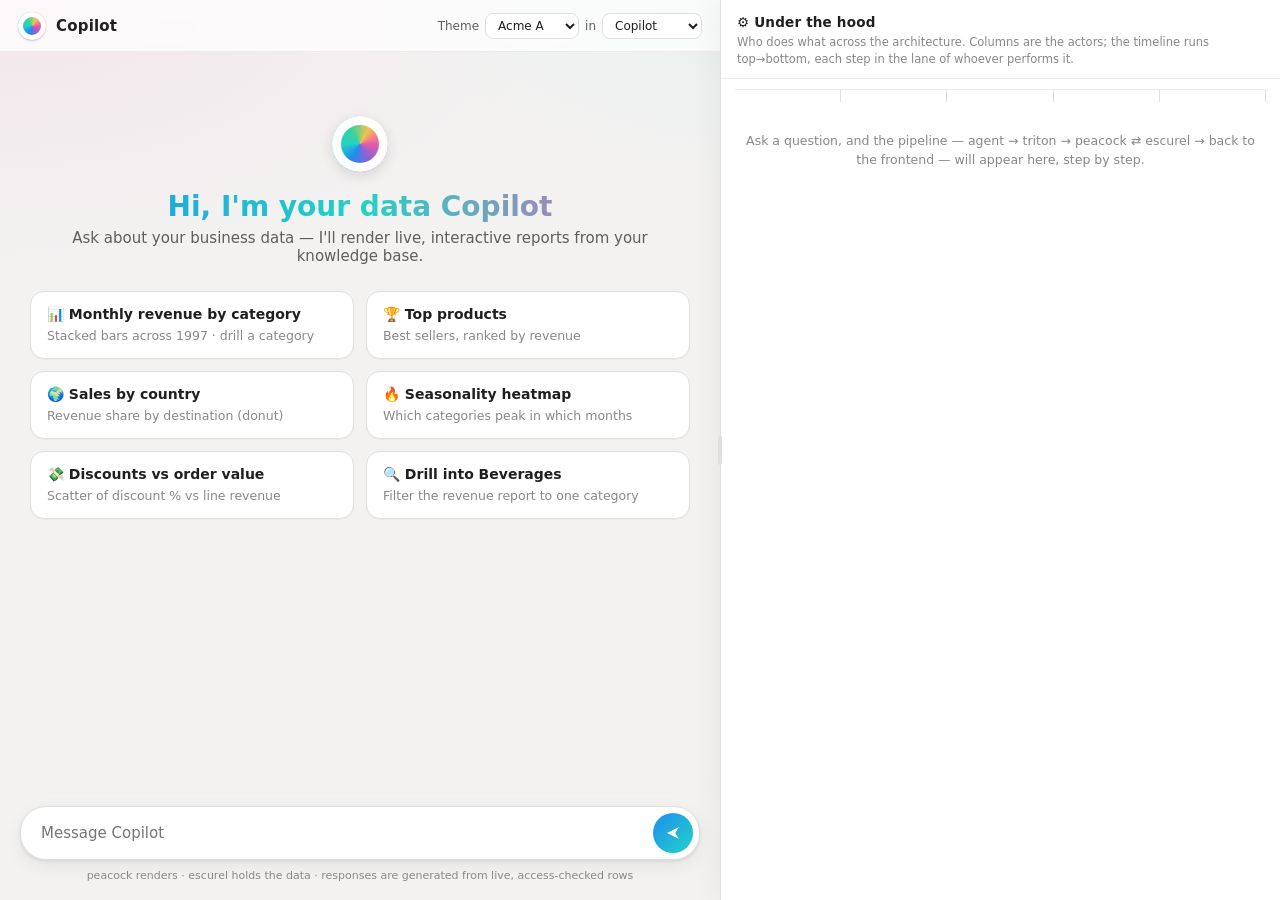
<file: crates/peacock-demo/assets/demo.html>
<!doctype html>
<html lang="en">
<head>
<meta charset="utf-8" />
<meta name="viewport" content="width=device-width, initial-scale=1" />
<title>Copilot · peacock demo</title>
<style>
  /* The demo's tokens reference peacock's --pk-* theme tokens (injected at
     render time via #pk-theme), falling back to the stock Copilot look. So
     switching company/host live restyles the whole UI from one CSS source. */
  :root {
    --bg: var(--pk-bg, #f3f2f1);
    --panel: var(--pk-surface, #ffffff);
    --ink: var(--pk-text, #201f1e);
    --ink-soft: var(--pk-muted, #605e5c);
    --ink-faint: #8a8886;
    --line: var(--pk-border, #edebe9);
    --line-strong: var(--pk-border, #e1dfdd);
    --user-bubble: #f5f5f3;
    --accent: var(--pk-brand, #0f6cbd);
    --accent-soft: #eff6fc;
    --radius: var(--pk-radius, 14px);
    --shadow: 0 1.6px 3.6px rgba(0,0,0,.08), 0 6px 18px rgba(0,0,0,.06);
    --font: var(--pk-font, "Segoe UI", -apple-system, system-ui, "Helvetica Neue", Arial, sans-serif);
    /* Width of the "under the hood" rail; draggable (see .insp-resizer). */
    --insp-w: 560px;
  }
  * { box-sizing: border-box; }
  html, body { height: 100%; }
  body {
    margin: 0; font-family: var(--font); color: var(--ink);
    background:
      radial-gradient(1200px 500px at 80% -10%, rgba(34,211,197,.10), transparent 60%),
      radial-gradient(1000px 500px at 0% 0%, rgba(232,90,173,.08), transparent 55%),
      var(--bg);
    -webkit-font-smoothing: antialiased;
  }

  /* Copilot ribbon mark */
  .mark { width: 28px; height: 28px; border-radius: 50%; flex: none;
    background: conic-gradient(from 210deg, #1f8df0, #22d3c5, #38d39f, #f2c14e, #e85aad, #8a63d2, #1f8df0);
    box-shadow: inset 0 0 0 5px #fff, 0 1px 2px rgba(0,0,0,.18);
  }
  .mark.sm { width: 22px; height: 22px; box-shadow: inset 0 0 0 4px #fff, 0 1px 2px rgba(0,0,0,.18); }

  header.topbar {
    height: 52px; display: flex; align-items: center; gap: 10px;
    padding: 0 18px; border-bottom: 1px solid var(--line);
    background: rgba(255,255,255,.72); backdrop-filter: blur(8px);
    position: sticky; top: 0; z-index: 5;
  }
  .topbar .brand { font-weight: 600; letter-spacing: .2px; font-size: 15px; }
  .topbar .ctx {
    margin-left: auto; display: flex; gap: 8px; align-items: center;
    font-size: 12px; color: var(--ink-soft);
  }
  .ctx .pill {
    display: inline-flex; align-items: center; gap: 6px;
    background: var(--accent-soft); color: var(--accent);
    border: 1px solid #cfe4f7; padding: 4px 10px; border-radius: 999px; font-weight: 600;
  }
  .ctx .pill .dot { width: 7px; height: 7px; border-radius: 50%; background: #22d3c5; box-shadow: 0 0 0 3px rgba(34,211,197,.18); }

  main { max-width: 880px; margin: 0 auto; padding: 8px 20px 160px; }

  /* Greeting / empty state */
  .hero { text-align: center; padding: 56px 10px 26px; }
  .hero .bigmark { width: 56px; height: 56px; margin: 0 auto 18px;
    border-radius: 50%; background: conic-gradient(from 210deg, #1f8df0, #22d3c5, #38d39f, #f2c14e, #e85aad, #8a63d2, #1f8df0);
    box-shadow: inset 0 0 0 9px #fff, 0 4px 14px rgba(0,0,0,.12); }
  .hero h1 { font-size: 28px; font-weight: 600; margin: 0 0 6px;
    background: linear-gradient(90deg,#1f8df0,#22d3c5,#e85aad); -webkit-background-clip: text; background-clip: text; color: transparent; }
  .hero p { color: var(--ink-soft); margin: 0; font-size: 15px; }
  .suggestions { display: grid; grid-template-columns: repeat(2,1fr); gap: 12px; margin: 26px auto 0; max-width: 680px; }
  .sugg { text-align: left; background: var(--panel); border: 1px solid var(--line-strong);
    border-radius: var(--radius); padding: 14px 16px; cursor: pointer; transition: .15s;
    box-shadow: 0 1px 1px rgba(0,0,0,.03); }
  .sugg:hover { border-color: #c7c6c4; transform: translateY(-1px); box-shadow: var(--shadow); }
  .sugg b { display: block; font-size: 14px; margin-bottom: 3px; }
  .sugg span { font-size: 12.5px; color: var(--ink-faint); }

  /* Messages */
  .msg { display: flex; gap: 12px; margin: 22px 0; animation: rise .35s ease both; }
  @keyframes rise { from { opacity: 0; transform: translateY(8px); } to { opacity: 1; transform: none; } }
  .msg.user { justify-content: flex-end; }
  .msg.user .bubble { background: var(--user-bubble); border: 1px solid var(--line-strong);
    padding: 10px 14px; border-radius: 16px 16px 4px 16px; max-width: 70%; font-size: 14.5px; }
  .msg.bot .avatar { margin-top: 2px; }
  .msg.bot .body { flex: 1; min-width: 0; }
  .msg.bot .body .say { font-size: 14.5px; line-height: 1.55; color: var(--ink); }
  .who { font-size: 12px; color: var(--ink-faint); margin-bottom: 4px; font-weight: 600; }

  /* Typing */
  .typing { display: inline-flex; gap: 4px; padding: 6px 2px; }
  .typing i { width: 7px; height: 7px; border-radius: 50%; background: #b3b0ad; animation: blink 1.2s infinite both; }
  .typing i:nth-child(2){ animation-delay:.2s } .typing i:nth-child(3){ animation-delay:.4s }
  @keyframes blink { 0%,80%,100%{ opacity:.3; transform: translateY(0) } 40%{ opacity:1; transform: translateY(-2px) } }

  /* Report card (the MCP App surface) */
  .card { margin-top: 12px; background: var(--panel); border: 1px solid var(--line-strong);
    border-radius: var(--radius); box-shadow: var(--shadow); overflow: hidden; }
  .card .head { display: flex; align-items: center; gap: 10px; padding: 13px 16px; border-bottom: 1px solid var(--line); }
  .card .head .t { font-weight: 600; font-size: 14.5px; }
  .card .head .sub { font-size: 12px; color: var(--ink-faint); }
  .badge { margin-left: auto; font-size: 11px; font-weight: 600; color: #3b6e22;
    background: #eef7e8; border: 1px solid #d6ecc6; padding: 3px 9px; border-radius: 999px; }
  .kpis { display: flex; gap: 12px; padding: 14px 16px 4px; flex-wrap: wrap; }
  .kpi { flex: 1; min-width: 130px; background: linear-gradient(180deg,#fbfdff,#f4f9fe);
    border: 1px solid #e4eef8; border-radius: 12px; padding: 12px 14px; }
  .kpi .l { font-size: 11.5px; color: var(--ink-soft); text-transform: uppercase; letter-spacing: .4px; }
  .kpi .v { font-size: 24px; font-weight: 700; margin-top: 3px; letter-spacing: -.3px; }
  .kpi .v.accent { color: var(--accent); }
  .chartwrap { padding: 8px 12px 4px; }
  .chartwrap img { width: 100%; height: auto; display: block; border-radius: 8px; }
  .chips { display: flex; gap: 8px; flex-wrap: wrap; padding: 6px 16px 14px; }
  .chip { font-size: 12.5px; padding: 6px 12px; border-radius: 999px; cursor: pointer;
    border: 1px solid var(--line-strong); background: #fff; transition: .14s; }
  .chip:hover { border-color: var(--accent); color: var(--accent); }
  .chip.on { background: var(--accent); color: #fff; border-color: var(--accent); }
  details.tbl { border-top: 1px solid var(--line); }
  details.tbl summary { cursor: pointer; padding: 11px 16px; font-size: 13px; color: var(--ink-soft); user-select: none; }
  details.tbl[open] summary { color: var(--ink); font-weight: 600; }
  .tablebox { max-height: 240px; overflow: auto; padding: 0 8px 12px; }
  table { width: 100%; border-collapse: collapse; font-size: 13px; }
  th, td { text-align: left; padding: 7px 10px; border-bottom: 1px solid var(--line); }
  th { position: sticky; top: 0; background: #fff; color: var(--ink-soft); font-weight: 600; }
  td.num, th.num { text-align: right; font-variant-numeric: tabular-nums; }

  /* Composer */
  .composer { position: fixed; left: 0; right: 0; bottom: 0;
    background: linear-gradient(180deg, rgba(243,242,241,0), var(--bg) 38%); padding: 14px 20px 18px; }
  .composer .inner { max-width: 880px; margin: 0 auto; }
  .quick { display: flex; gap: 8px; flex-wrap: wrap; margin-bottom: 10px; }
  .quick button { font-size: 12.5px; padding: 7px 12px; border-radius: 999px; cursor: pointer;
    background: #fff; border: 1px solid var(--line-strong); color: var(--ink-soft); }
  .quick button:hover { border-color: var(--accent); color: var(--accent); }
  .inputrow { display: flex; align-items: center; gap: 8px; background: #fff;
    border: 1px solid var(--line-strong); border-radius: 26px; padding: 6px 6px 6px 18px;
    box-shadow: var(--shadow); }
  .inputrow input { flex: 1; border: 0; outline: 0; font: inherit; font-size: 15px; background: transparent; color: var(--ink); }
  .send { width: 40px; height: 40px; border: 0; border-radius: 50%; cursor: pointer; color: #fff;
    background: linear-gradient(135deg,#1f8df0,#22d3c5); display: grid; place-items: center; transition: .15s; }
  .send:hover { filter: brightness(1.06); transform: scale(1.04); }
  .send:disabled { opacity: .5; cursor: default; transform: none; }
  .foot { text-align: center; font-size: 11px; color: var(--ink-faint); margin-top: 9px; }
  /* Theme switcher controls. */
  .switch { display: flex; align-items: center; gap: 6px; font-size: 12px; color: var(--ink-soft); }
  .switch select { font: inherit; font-size: 12px; padding: 4px 8px; border-radius: 8px;
    border: 1px solid var(--line-strong); background: #fff; color: var(--ink); cursor: pointer; }

  /* "Under the hood" inspector — the render pipeline as a cross-actor swimlane:
     columns are the architecture actors (frontend · agent · triton · peacock ·
     escurel), the timeline runs top→bottom, and each step sits in the lane of
     whoever performs it, so the hand-offs of work and state are visible. Hidden
     on narrow screens; on wide ones it's a fixed right rail and the chat
     reserves space for it (body padding-right + composer offset below). */
  #inspector { position: fixed; top: 0; right: 0; bottom: 0; width: var(--insp-w); z-index: 6;
    background: var(--panel); border-left: 1px solid var(--line-strong);
    display: none; flex-direction: column; box-shadow: -8px 0 24px rgba(0,0,0,.04); }
  /* Drag handle straddling the chat/inspector boundary. */
  .insp-resizer { position: absolute; left: -4px; top: 0; bottom: 0; width: 9px; z-index: 8;
    cursor: col-resize; }
  .insp-resizer::before { content: ""; position: absolute; left: 4px; top: 0; bottom: 0; width: 2px;
    background: transparent; transition: background .12s; }
  .insp-resizer:hover::before, body.resizing .insp-resizer::before { background: var(--accent); }
  .insp-resizer::after { content: ""; position: absolute; left: 1px; top: 50%; width: 4px; height: 30px;
    transform: translateY(-50%); border-radius: 3px; background: var(--line-strong); }
  .insp-resizer:hover::after, body.resizing .insp-resizer::after { background: var(--accent); }
  body.resizing { cursor: col-resize; user-select: none; }
  body.resizing #inspector, body.resizing main, body.resizing .composer { transition: none; }
  .insp-head { padding: 14px 16px 11px; border-bottom: 1px solid var(--line); background: var(--panel); }
  .insp-title { font-weight: 700; font-size: 13.5px; letter-spacing: .2px; }
  .insp-title::before { content: "⚙  "; }
  .insp-sub { font-size: 11.5px; color: var(--ink-faint); margin-top: 4px; line-height: 1.45; }
  .insteps { overflow-y: auto; padding: 0 14px 32px; flex: 1; }
  .insp-empty { color: var(--ink-faint); font-size: 12.5px; padding: 30px 6px; text-align: center; line-height: 1.5; }

  /* Per-actor accent colour, shared by the lane header and its step cards. */
  .a-frontend { --ac: #2563eb; } .a-agent { --ac: #7c3aed; } .a-triton { --ac: #d97706; }
  .a-peacock  { --ac: #db2777; } .a-escurel { --ac: #059669; }

  /* Sticky lane headers (the columns). */
  .swim-head { display: grid; grid-template-columns: repeat(5, 1fr); position: sticky; top: 0; z-index: 3;
    background: var(--panel); padding: 10px 0 0; border-bottom: 1px solid var(--line); }
  .swim-head .ah { text-align: center; font-size: 10.5px; font-weight: 700; color: var(--ink);
    margin: 0 3px; padding-bottom: 6px; border-bottom: 2.5px solid var(--ac); }
  .swim-head .ah small { display: block; font-weight: 500; font-size: 8.5px; color: var(--ink-faint); margin-top: 2px; }

  /* The lane grid: 5 columns with faint vertical rails at the boundaries. */
  .swim { display: grid; grid-template-columns: repeat(5, 1fr); grid-auto-rows: min-content;
    padding-top: 12px;
    background: repeating-linear-gradient(to right,
      transparent 0 calc(20% - 1px), var(--line-strong) calc(20% - 1px) 20%); }

  .scard { margin: 0 3px 12px; background: #fff; border: 1px solid var(--line-strong);
    border-left: 3px solid var(--ac); border-radius: 9px; padding: 7px 8px 8px;
    box-shadow: 0 1px 2px rgba(0,0,0,.05); min-width: 0; }
  .scard .sc-top { display: flex; align-items: center; gap: 5px; margin-bottom: 3px; flex-wrap: wrap; }
  .scard .sc-n { font-size: 9.5px; font-weight: 700; color: #fff; background: var(--ac);
    width: 16px; height: 16px; border-radius: 50%; display: grid; place-items: center; flex: none; }
  .scard .sc-kind { font-size: 8px; font-weight: 700; letter-spacing: .4px; text-transform: uppercase;
    color: var(--ac); overflow: hidden; text-overflow: ellipsis; }
  /* Transport/protocol of the step (MCP · HTTP · in-proc · Chat). */
  .scard .sc-proto { margin-left: auto; font-family: ui-monospace, Menlo, Consolas, monospace;
    font-size: 8px; font-weight: 700; letter-spacing: .2px; padding: 1px 5px; border-radius: 5px;
    border: 1px solid; white-space: nowrap; cursor: help; }
  .p-mcp    { color: #6d28d9; background: #f3eefc; border-color: #e2d4f7; }
  .p-http   { color: #1d4ed8; background: #eef3fe; border-color: #d4e0fb; }
  .p-httpmcp{ color: #1d4ed8; background: #eef3fe; border-color: #d4e0fb; }
  .p-inproc { color: #6b7280; background: #f3f4f6; border-color: #e3e5e9; }
  .p-chat   { color: #0f766e; background: #e8f6f4; border-color: #cdeae6; }
  .scard .sc-title { font-size: 11px; font-weight: 650; line-height: 1.25; overflow-wrap: anywhere; }
  .scard .sc-detail { font-size: 10px; color: var(--ink-soft); line-height: 1.4; margin-top: 3px; overflow-wrap: anywhere; }

  /* Payloads break out to the full panel width (legible JSON/CSS). */
  .scard-pl { grid-column: 1 / -1; margin: -6px 3px 14px; }
  .scard-pl summary { cursor: pointer; font-size: 10.5px; color: var(--accent); user-select: none;
    list-style: none; display: inline-flex; align-items: center; gap: 5px; }
  .scard-pl summary::-webkit-details-marker { display: none; }
  .scard-pl summary::before { content: "▸"; font-size: 9px; }
  .scard-pl[open] summary::before { content: "▾"; }
  .scard-pl pre { margin: 6px 0 0; background: #1f2430; color: #d7dce5; font-size: 10.5px; line-height: 1.45;
    border-radius: 8px; padding: 9px 11px; overflow: auto; max-height: 240px; white-space: pre;
    font-family: ui-monospace, "SF Mono", Menlo, Consolas, monospace; }

  @media (min-width: 1240px) {
    body { padding-right: var(--insp-w); }
    .composer { right: var(--insp-w); }
    #inspector { display: flex; }
  }
</style>
<style id="pk-theme"></style>
</head>
<body>
  <header class="topbar">
    <div class="mark"></div>
    <div class="brand">Copilot</div>
    <div class="ctx">
      <div class="switch" title="Corporate identity ⊕ host look — one theme styles the chart and this UI">
        <span>Theme</span>
        <select id="brandSel">
          <option value="default">No brand</option>
          <option value="company-a" selected>Acme A</option>
          <option value="company-b">Beta B</option>
        </select>
        <span>in</span>
        <select id="hostSel">
          <option value="copilot" selected>Copilot</option>
          <option value="whatsapp">WhatsApp</option>
          <option value="gemini">Gemini</option>
        </select>
      </div>
      <span id="ctxPill" class="pill" style="display:none"><span class="dot"></span><span id="ctxText"></span></span>
    </div>
  </header>

  <main id="thread">
    <section class="hero" id="hero">
      <div class="bigmark"></div>
      <h1>Hi, I'm your data Copilot</h1>
      <p>Ask about your business data — I'll render live, interactive reports from your knowledge base.</p>
      <div class="suggestions">
        <div class="sugg" data-q="Show me monthly revenue by product category">
          <b>📊 Monthly revenue by category</b><span>Stacked bars across 1997 · drill a category</span>
        </div>
        <div class="sugg" data-q="What are our best-selling products?">
          <b>🏆 Top products</b><span>Best sellers, ranked by revenue</span>
        </div>
        <div class="sugg" data-q="Where do our sales come from by country?">
          <b>🌍 Sales by country</b><span>Revenue share by destination (donut)</span>
        </div>
        <div class="sugg" data-q="Show the seasonality heatmap">
          <b>🔥 Seasonality heatmap</b><span>Which categories peak in which months</span>
        </div>
        <div class="sugg" data-q="Do discounts drive bigger orders?">
          <b>💸 Discounts vs order value</b><span>Scatter of discount % vs line revenue</span>
        </div>
        <div class="sugg" data-q="How did Beverages perform last year?">
          <b>🔍 Drill into Beverages</b><span>Filter the revenue report to one category</span>
        </div>
      </div>
    </section>
  </main>

  <aside id="inspector">
    <div class="insp-resizer" id="inspResizer" title="Drag to resize"></div>
    <div class="insp-head">
      <div class="insp-title">Under the hood</div>
      <div class="insp-sub">Who does what across the architecture. Columns are the actors; the timeline runs top→bottom, each step in the lane of whoever performs it.</div>
    </div>
    <div id="insteps" class="insteps">
      <div class="swim-head" id="swimHead"></div>
      <div class="swim" id="swimBody"></div>
      <div class="insp-empty" id="swimEmpty">Ask a question, and the pipeline — agent → triton → peacock ⇄ escurel → back to the frontend — will appear here, step by step.</div>
    </div>
  </aside>

  <div class="composer">
    <div class="inner">
      <div class="quick" id="quick"></div>
      <div class="inputrow">
        <input id="input" placeholder="Message Copilot" autocomplete="off" />
        <button class="send" id="send" title="Send">
          <svg width="18" height="18" viewBox="0 0 24 24" fill="none"><path d="M4 12l16-8-5 8 5 8-16-8z" fill="currentColor"/></svg>
        </button>
      </div>
      <div class="foot">peacock renders · escurel holds the data · responses are generated from live, access-checked rows</div>
    </div>
  </div>

<script>
// The Northwind scenarios this demo can render. Each is a distinct escurel
// report (different question, different chart shape); `drill` marks the ones
// that support the category filter chips.
const REPORTS = {
  "northwind-monthly-revenue": { icon: "📊", title: "Revenue by category", drill: "category" },
  "northwind-top-products":    { icon: "🏆", title: "Top products by revenue" },
  "northwind-sales-by-country":{ icon: "🌍", title: "Sales by country" },
  "northwind-seasonality":     { icon: "🔥", title: "Revenue seasonality (heatmap)", drill: "category" },
  "northwind-discount-vs-value":{ icon: "💸", title: "Discounts vs order value" },
};
const thread = document.getElementById("thread");
const hero = document.getElementById("hero");
const input = document.getElementById("input");
const sendBtn = document.getElementById("send");
const quick = document.getElementById("quick");
const ctxPill = document.getElementById("ctxPill");
const ctxText = document.getElementById("ctxText");
let currentParams = { from: "1997-01-01", to: "1997-12-31", category: "ALL" };
let currentReport = "northwind-monthly-revenue";
let lastReport = currentReport, lastParams = null;

const money = n => "$" + Number(n).toLocaleString("en-US", {maximumFractionDigits:0});
const esc = s => String(s).replace(/[&<>]/g, c => ({"&":"&amp;","<":"&lt;",">":"&gt;"}[c]));
const NUMCOL = /revenue|value|price|quantity|discount|total|count/i;
const prettyCol = c => c.replace(/_pct$/," %").replace(/_/g," ").replace(/^./, m => m.toUpperCase());
function fmtCell(col, v){
  const n = Number(v);
  if(v === null || v === undefined || (typeof v !== "number" && isNaN(n))) return esc(String(v));
  if(/discount/i.test(col)) return n.toFixed(0) + "%";
  if(/revenue|value|price|total/i.test(col)) return money(n);
  return Number.isInteger(n) ? String(n) : n.toFixed(2);
}

// Make the inspector rail resizable against the chat: dragging the handle sets
// --insp-w, which drives the rail width AND the chat's reserved space (body
// padding-right + composer offset). Persisted so it survives reloads.
(function(){
  const root = document.documentElement;
  const resizer = document.getElementById("inspResizer");
  const MIN = 380, KEEP_CHAT = 420;
  const saved = parseInt(localStorage.getItem("pk-insp-w") || "", 10);
  if(saved) root.style.setProperty("--insp-w", saved + "px");
  function setW(px){
    px = Math.max(MIN, Math.min(px, window.innerWidth - KEEP_CHAT));
    root.style.setProperty("--insp-w", px + "px");
    localStorage.setItem("pk-insp-w", String(px));
  }
  let dragging = false;
  resizer.addEventListener("mousedown", e => { dragging = true; document.body.classList.add("resizing"); e.preventDefault(); });
  window.addEventListener("mousemove", e => { if(dragging) setW(window.innerWidth - e.clientX); });
  window.addEventListener("mouseup", () => { if(dragging){ dragging = false; document.body.classList.remove("resizing"); } });
  // Double-click the handle to reset to the default width.
  resizer.addEventListener("dblclick", () => setW(560));
})();

// The architecture actors, left→right, that own the inspector's lanes.
const ACTORS = [
  { key: "frontend", name: "Frontend", sub: "Copilot · WhatsApp" },
  { key: "agent",    name: "Agent",    sub: "e.g. anofox" },
  { key: "triton",   name: "Triton",   sub: "gateway" },
  { key: "peacock",  name: "peacock",  sub: "renderer" },
  { key: "escurel",  name: "escurel",  sub: "data" },
];

// Render the server-provided pipeline trace as a cross-actor swimlane, so an
// interested viewer sees who does what and where state is handed off.
function updateInspector(trace){
  if(!trace || !trace.length){ return; }
  document.getElementById("swimEmpty").style.display = "none";
  document.getElementById("swimHead").innerHTML =
    ACTORS.map(a => `<div class="ah a-${a.key}">${a.name}<small>${a.sub}</small></div>`).join("");
  const colOf = k => Math.max(0, ACTORS.findIndex(a => a.key === k)) + 1;
  let row = 1, html = "";
  trace.forEach(s => {
    const proto = s.protocol
      ? `<span class="sc-proto p-${s.protocol.toLowerCase().replace(/[^a-z0-9]+/g,'')}" title="${esc(s.wire||'')}">${esc(s.protocol)}</span>`
      : "";
    html += `<div class="scard a-${s.actor}" style="grid-column:${colOf(s.actor)};grid-row:${row}">
        <div class="sc-top"><span class="sc-n">${s.n}</span><span class="sc-kind">${esc(s.kind)}</span>${proto}</div>
        <div class="sc-title">${esc(s.title)}</div>
        ${s.detail ? `<div class="sc-detail">${esc(s.detail)}</div>` : ""}
      </div>`;
    row++;
    if(s.code){
      html += `<details class="scard-pl" style="grid-row:${row}"><summary>payload — ${esc(s.actor)}</summary><pre>${esc(s.code)}</pre></details>`;
      row++;
    }
  });
  document.getElementById("swimBody").innerHTML = html;
}

function scrollDown(){ window.scrollTo({ top: document.body.scrollHeight, behavior: "smooth" }); }

function addUser(text){
  hero?.remove();
  const el = document.createElement("div");
  el.className = "msg user";
  el.innerHTML = `<div class="bubble"></div>`;
  el.querySelector(".bubble").textContent = text;
  thread.appendChild(el); scrollDown();
}

function addBot(){
  const el = document.createElement("div");
  el.className = "msg bot";
  el.innerHTML = `<div class="avatar"><div class="mark sm"></div></div>
    <div class="body"><div class="who">Copilot</div><div class="say"></div></div>`;
  thread.appendChild(el); scrollDown();
  return el.querySelector(".say");
}

function typing(say){ say.innerHTML = `<div class="typing"><i></i><i></i><i></i></div>`; }

function kpiTile(label, value, accent){
  return `<div class="kpi"><div class="l">${label}</div><div class="v ${accent?'accent':''}">${value}</div></div>`;
}

function renderCard(say, data, lead){
  const report = REPORTS[currentReport] || { title: currentReport };
  const comps = data.a2ui.components || [];
  const rows = data.structuredContent.rows || [];
  const params = data.structuredContent.current_params || currentParams;
  currentParams = params;
  const cols = rows.length ? Object.keys(rows[0]) : [];

  // KPI tiles: render the report's own kpi component(s), formatted by label,
  // plus a row-count tile — all driven by what peacock actually composed.
  const kpis = comps.filter(c => c.kind === "kpi").map((k, i) => {
    let val = k.value;
    if(typeof val === "number"){
      if(/%|discount/i.test(k.label)) val = val.toFixed(0) + "%";
      else if(/revenue|total/i.test(k.label)) val = money(val);
      else val = Number.isInteger(val) ? String(val) : val.toFixed(1);
    }
    return kpiTile(k.label, val, i === 0);
  });
  kpis.push(kpiTile("Rows", String(rows.length)));

  const img = data.png_base64
    ? `<div class="chartwrap"><img alt="${esc(report.title)}" src="data:image/png;base64,${data.png_base64}"/></div>` : "";

  // Generic table over whatever columns this report returned.
  const head = `<tr>${cols.map(c => `<th class="${NUMCOL.test(c)?'num':''}">${esc(prettyCol(c))}</th>`).join("")}</tr>`;
  const trs = rows.map(r => `<tr>${cols.map(c => `<td class="${NUMCOL.test(c)?'num':''}">${fmtCell(c, r[c])}</td>`).join("")}</tr>`).join("");

  // Drill chips only for category-dimension reports.
  let chipsHtml = "";
  if(report.drill === "category"){
    const allCats = ["ALL","Beverages","Condiments","Dairy Products","Produce","Seafood"];
    chipsHtml = `<div class="chips">` + allCats.map(c => {
      const on = (params.category||"ALL") === c ? "on" : "";
      return `<div class="chip ${on}" data-cat="${c}">${c === "ALL" ? "All categories" : c}</div>`;
    }).join("") + `</div>`;
  }

  say.innerHTML = `
    <div style="margin-bottom:10px">${lead}</div>
    <div class="card">
      <div class="head">
        <div class="mark sm"></div>
        <div><div class="t">${report.icon||""} ${esc(report.title)}</div><div class="sub">${rows.length} rows · 1997 · EMEA · live from escurel</div></div>
        <div class="badge">MCP App · live</div>
      </div>
      <div class="kpis">${kpis.join("")}</div>
      ${img}
      ${chipsHtml}
      <details class="tbl"><summary>Show data (${rows.length} rows)</summary>
        <div class="tablebox"><table>${head}${trs}</table></div>
      </details>
    </div>`;

  if(report.drill === "category")
    say.querySelectorAll(".chip").forEach(ch => ch.addEventListener("click", () => drill(ch.dataset.cat)));

  // context sync indicator (the agent now "knows" the view state)
  ctxPill.style.display = "inline-flex";
  const scope = params.category && params.category !== "ALL" ? " · " + params.category : "";
  ctxText.textContent = `Context · ${currentReport.replace("northwind-","")}${scope}`;

  // The "under the hood" rail: show how this very rendering was produced.
  updateInspector(data.trace);
}

const brandSel = document.getElementById("brandSel");
const hostSel = document.getElementById("hostSel");
const pkTheme = document.getElementById("pk-theme");

async function callRender(report, params){
  const res = await fetch("/v1/render_report", {
    method: "POST", headers: { "content-type": "application/json" },
    body: JSON.stringify({ report_id: report, params, png: true,
                           host: hostSel.value, brand: brandSel.value })
  });
  if(!res.ok){ const e = await res.json().catch(()=>({message:res.statusText})); throw new Error(e.message||"render failed"); }
  const data = await res.json();
  // One theme, both surfaces: the chart PNG came themed; apply the same CSS to
  // this UI so the whole report restyles to (company ⊕ host).
  if(data.theme_css) pkTheme.textContent = data.theme_css;
  return data;
}

// Re-render the last report when the company or host changes.
function reTheme(){ if(lastParams !== null) showReport(lastReport, lastParams); }
brandSel.addEventListener("change", reTheme);
hostSel.addEventListener("change", reTheme);

function leadFor(data){
  const rows = data.structuredContent.rows || [];
  const p = data.structuredContent.current_params || {};
  switch(currentReport){
    case "northwind-monthly-revenue": {
      const total = rows.reduce((a,r)=>a+(+r.revenue||0),0);
      if(p.category && p.category !== "ALL")
        return `Here's <b>${p.category}</b> revenue across 1997 — <b>${money(total)}</b>. Tap another category to compare, or ask a follow-up.`;
      return `Here's <b>monthly revenue by product category</b> for 1997 (Northwind, EMEA) — <b>${money(total)}</b> for the year. Tap a category to drill in.`;
    }
    case "northwind-top-products": {
      const top = rows[0] || {};
      return `Your <b>best-selling products</b> by net revenue. <b>${esc(top.product||"")}</b> leads with <b>${money(top.revenue||0)}</b>.`;
    }
    case "northwind-sales-by-country": {
      const top = rows[0] || {};
      return `<b>Revenue share by destination country.</b> <b>${esc(top.country||"")}</b> is the biggest market at <b>${money(top.revenue||0)}</b>.`;
    }
    case "northwind-seasonality":
      return `A <b>month × category heatmap</b> — darker cells mean more revenue. Watch the seasonal peaks across 1997.`;
    case "northwind-discount-vs-value":
      return `<b>Discount % vs line revenue</b> — each bubble is an order line, sized by quantity. Does discounting drive bigger orders?`;
    default:
      return `Here's your report, rendered live from escurel.`;
  }
}

async function showReport(report, params, userText){
  currentReport = report; lastReport = report; lastParams = params;
  if(userText) addUser(userText);
  const say = addBot(); typing(say);
  try {
    const data = await callRender(report, params);
    renderCard(say, data, leadFor(data));
    showQuick();
  } catch(e){
    say.innerHTML = `I couldn't render that — <em>${e.message}</em>`;
  }
  scrollDown();
}

async function drill(cat){
  const params = { ...currentParams, category: cat };
  lastParams = params; lastReport = currentReport;
  addUser(`Show ${cat === "ALL" ? "all categories" : cat}`);
  const say = addBot(); typing(say);
  try {
    const data = await callRender(currentReport, params);
    renderCard(say, data, leadFor(data));
  } catch(e){ say.innerHTML = `Couldn't drill — <em>${e.message}</em>`; }
  scrollDown();
}

// Quick chips: jump between the scenarios (and category drill stays available
// via the chips under the chart for category reports).
function showQuick(){
  quick.innerHTML = "";
  const jumps = [
    ["📊 Revenue",      "northwind-monthly-revenue",  { from:"1997-01-01", to:"1997-12-31", category:"ALL" }],
    ["🏆 Top products", "northwind-top-products",     {}],
    ["🌍 By country",   "northwind-sales-by-country", {}],
    ["🔥 Seasonality",  "northwind-seasonality",      { category:"ALL" }],
    ["💸 Discounts",    "northwind-discount-vs-value",{}],
  ];
  jumps.forEach(([label, report, params]) => {
    const b = document.createElement("button"); b.textContent = label;
    b.onclick = () => showReport(report, params, label.replace(/^\S+\s/, "Show "));
    quick.appendChild(b);
  });
}

// Intent routing — a tiny keyword match standing in for an LLM agent picking
// the report + params (the demo's deterministic "agent").
function route(text){
  const t = text.toLowerCase();
  if(/product|best.?sell|top.?sell|leaderboard/.test(t)) return { report:"northwind-top-products", params:{} };
  if(/countr|geograph|region|where.*(sale|revenue|come|from)/.test(t)) return { report:"northwind-sales-by-country", params:{} };
  if(/season|heat.?map|peak|month.*categor/.test(t)) return { report:"northwind-seasonality", params:{ category:"ALL" } };
  if(/discount|order value|bigger order/.test(t)) return { report:"northwind-discount-vs-value", params:{} };
  const cat = ["beverages","condiments","dairy","produce","seafood"].find(c => t.includes(c));
  if(cat){
    const map = { dairy:"Dairy Products" };
    const proper = map[cat] || cat[0].toUpperCase()+cat.slice(1);
    return { report:"northwind-monthly-revenue", params:{ from:"1997-01-01", to:"1997-12-31", category:proper } };
  }
  return { report:"northwind-monthly-revenue", params:{ from:"1997-01-01", to:"1997-12-31", category:"ALL" } };
}

function submit(text){
  if(!text.trim()) return;
  const { report, params } = route(text);
  showReport(report, params, text);
}

sendBtn.onclick = () => { const v = input.value; input.value=""; submit(v); };
input.addEventListener("keydown", e => { if(e.key==="Enter"){ const v=input.value; input.value=""; submit(v); }});
document.querySelectorAll(".sugg").forEach(s => s.addEventListener("click", () => submit(s.dataset.q)));
</script>
</body>
</html>
</file>
